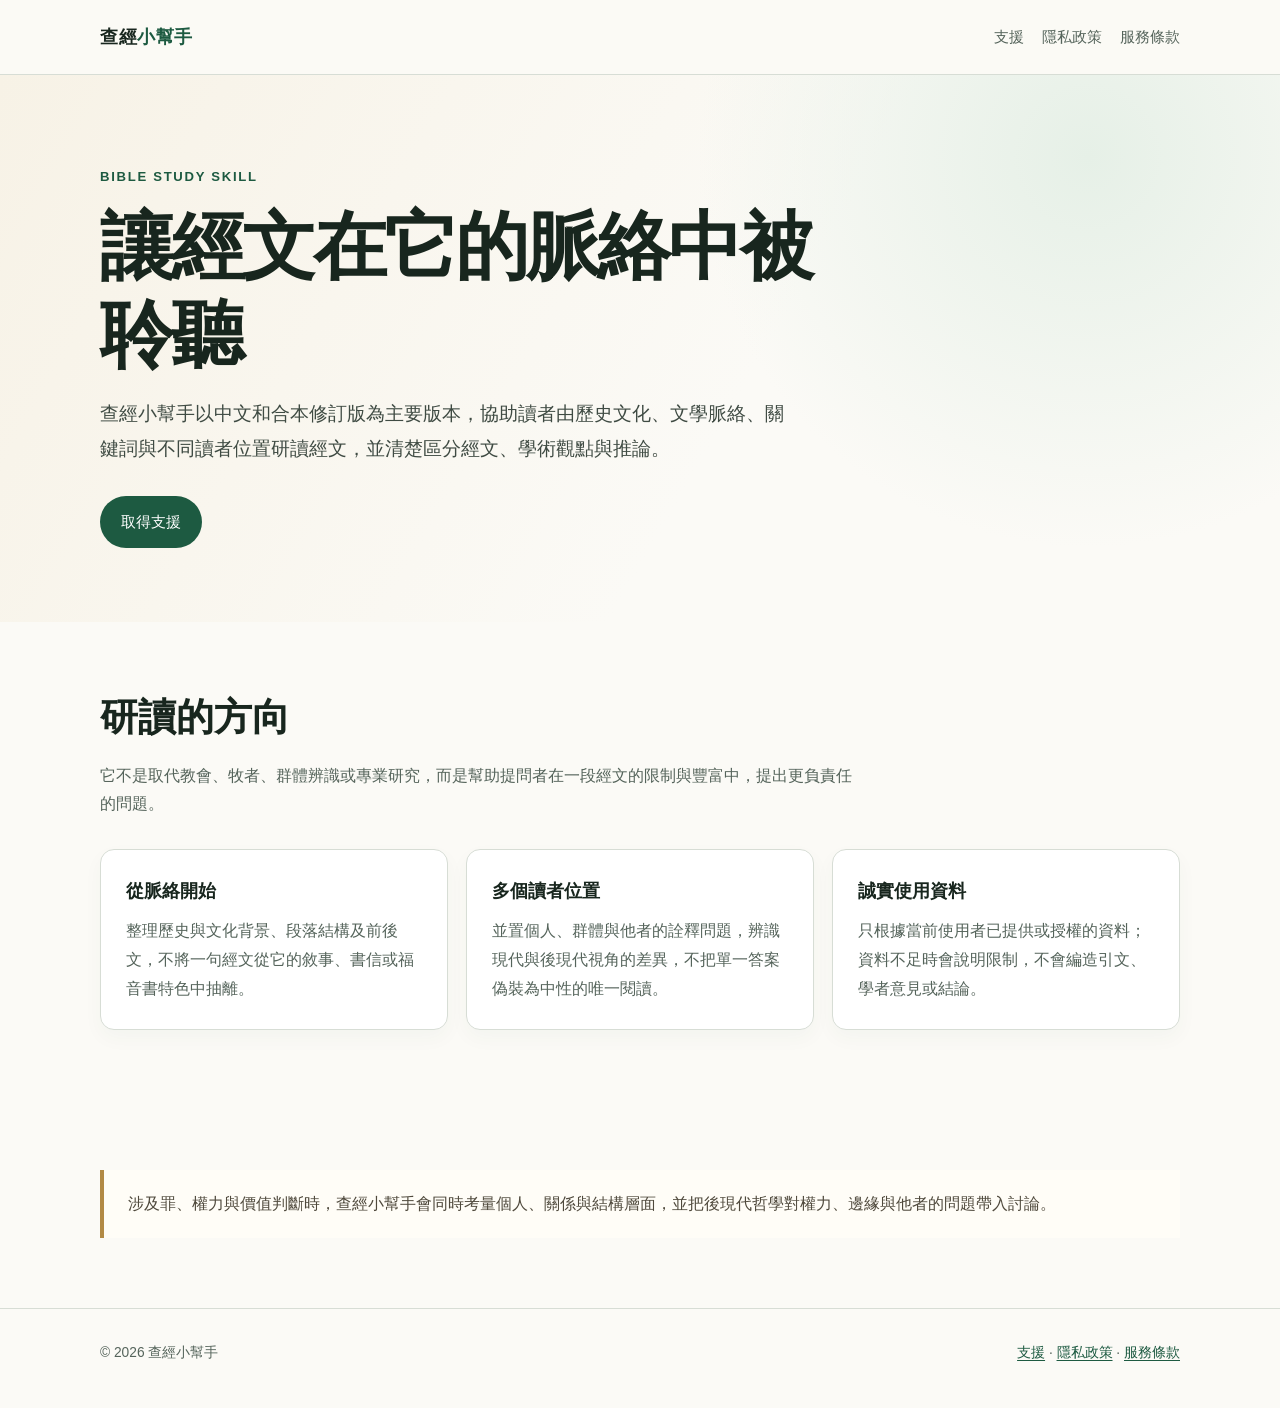
<file: index.html>
<!doctype html>
<html lang="zh-Hant">
<head>
  <meta charset="utf-8">
  <meta name="viewport" content="width=device-width, initial-scale=1">
  <meta name="description" content="查經小幫手：以中文和合本修訂版為主要版本的查經技能型外掛。">
  <title>查經小幫手｜以文本脈絡研讀聖經</title>
  <link rel="stylesheet" href="styles.css">
</head>
<body>
  <header><div class="shell nav"><a class="brand" href="index.html">查經<span>小幫手</span></a><nav aria-label="頁面導覽"><a href="support.html">支援</a><a href="privacy.html">隱私政策</a><a href="terms.html">服務條款</a></nav></div></header>
  <main>
    <section class="hero"><div class="shell"><div class="eyebrow">Bible study skill</div><h1>讓經文在它的脈絡中被聆聽</h1><p class="lede">查經小幫手以中文和合本修訂版為主要版本，協助讀者由歷史文化、文學脈絡、關鍵詞與不同讀者位置研讀經文，並清楚區分經文、學術觀點與推論。</p><a class="button" href="support.html">取得支援</a></div></section>
    <section><div class="shell"><h2>研讀的方向</h2><p class="intro">它不是取代教會、牧者、群體辨識或專業研究，而是幫助提問者在一段經文的限制與豐富中，提出更負責任的問題。</p><div class="grid"><article class="card"><h3>從脈絡開始</h3><p>整理歷史與文化背景、段落結構及前後文，不將一句經文從它的敘事、書信或福音書特色中抽離。</p></article><article class="card"><h3>多個讀者位置</h3><p>並置個人、群體與他者的詮釋問題，辨識現代與後現代視角的差異，不把單一答案偽裝為中性的唯一閱讀。</p></article><article class="card"><h3>誠實使用資料</h3><p>只根據當前使用者已提供或授權的資料；資料不足時會說明限制，不會編造引文、學者意見或結論。</p></article></div></div></section>
    <section><div class="shell note">涉及罪、權力與價值判斷時，查經小幫手會同時考量個人、關係與結構層面，並把後現代哲學對權力、邊緣與他者的問題帶入討論。</div></section>
  </main>
  <footer><div class="shell footer-row"><span>© 2026 查經小幫手</span><span><a href="support.html">支援</a> · <a href="privacy.html">隱私政策</a> · <a href="terms.html">服務條款</a></span></div></footer>
</body>
</html>
</file>
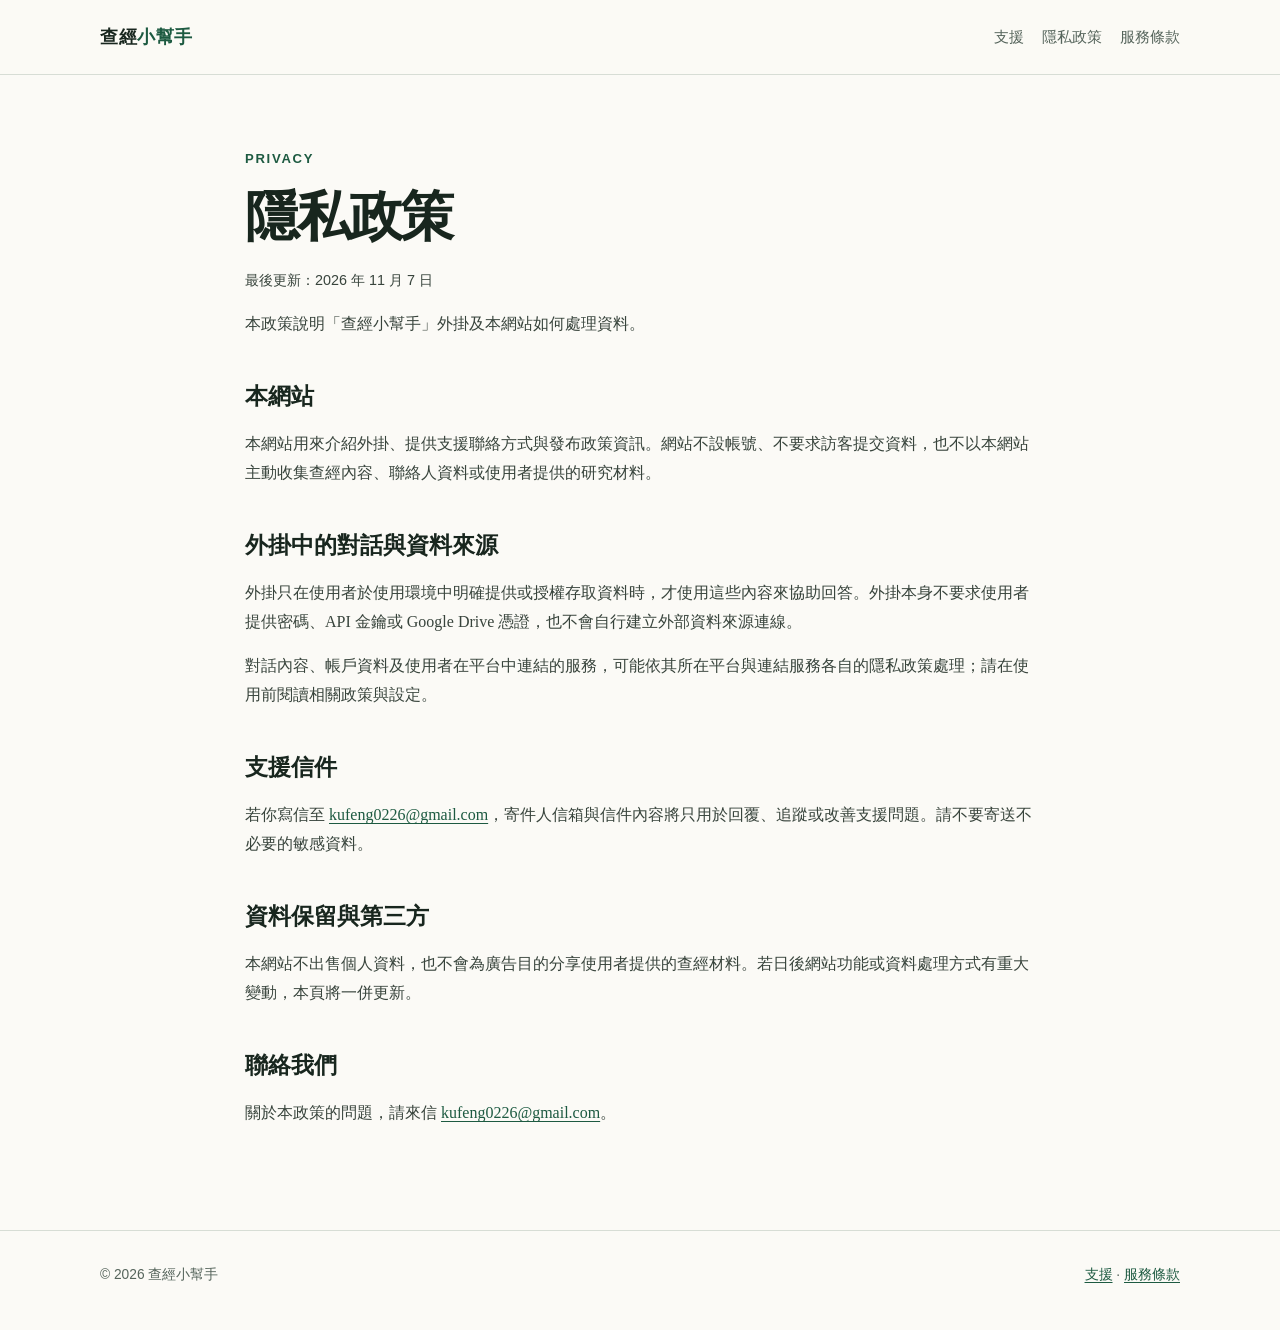
<file: privacy.html>
<!doctype html>
<html lang="zh-Hant"><head><meta charset="utf-8"><meta name="viewport" content="width=device-width, initial-scale=1"><meta name="description" content="查經小幫手隱私政策。"><title>隱私政策｜查經小幫手</title><link rel="stylesheet" href="styles.css"></head><body><header><div class="shell nav"><a class="brand" href="index.html">查經<span>小幫手</span></a><nav aria-label="頁面導覽"><a href="support.html">支援</a><a href="privacy.html">隱私政策</a><a href="terms.html">服務條款</a></nav></div></header><main class="page"><div class="eyebrow">Privacy</div><h1>隱私政策</h1><p class="meta">最後更新：2026 年 11 月 7 日</p><p>本政策說明「查經小幫手」外掛及本網站如何處理資料。</p><h2>本網站</h2><p>本網站用來介紹外掛、提供支援聯絡方式與發布政策資訊。網站不設帳號、不要求訪客提交資料，也不以本網站主動收集查經內容、聯絡人資料或使用者提供的研究材料。</p><h2>外掛中的對話與資料來源</h2><p>外掛只在使用者於使用環境中明確提供或授權存取資料時，才使用這些內容來協助回答。外掛本身不要求使用者提供密碼、API 金鑰或 Google Drive 憑證，也不會自行建立外部資料來源連線。</p><p>對話內容、帳戶資料及使用者在平台中連結的服務，可能依其所在平台與連結服務各自的隱私政策處理；請在使用前閱讀相關政策與設定。</p><h2>支援信件</h2><p>若你寫信至 <a href="mailto:kufeng0226@gmail.com">kufeng0226@gmail.com</a>，寄件人信箱與信件內容將只用於回覆、追蹤或改善支援問題。請不要寄送不必要的敏感資料。</p><h2>資料保留與第三方</h2><p>本網站不出售個人資料，也不會為廣告目的分享使用者提供的查經材料。若日後網站功能或資料處理方式有重大變動，本頁將一併更新。</p><h2>聯絡我們</h2><p>關於本政策的問題，請來信 <a href="mailto:kufeng0226@gmail.com">kufeng0226@gmail.com</a>。</p></main><footer><div class="shell footer-row"><span>© 2026 查經小幫手</span><span><a href="support.html">支援</a> · <a href="terms.html">服務條款</a></span></div></footer></body></html>
</file>
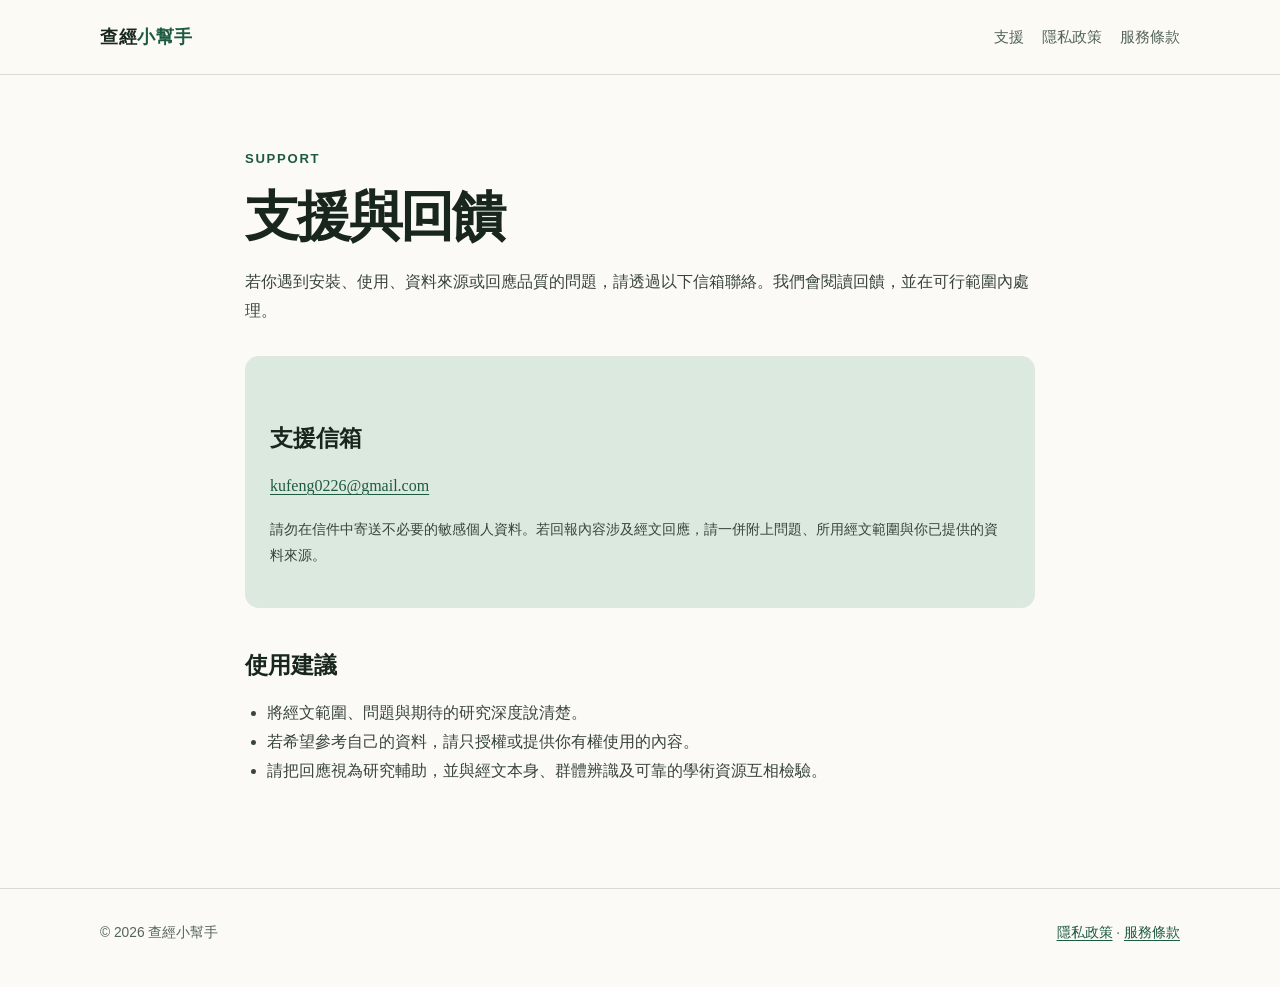
<file: support.html>
<!doctype html>
<html lang="zh-Hant"><head><meta charset="utf-8"><meta name="viewport" content="width=device-width, initial-scale=1"><meta name="description" content="查經小幫手支援資訊。"><title>支援｜查經小幫手</title><link rel="stylesheet" href="styles.css"></head><body><header><div class="shell nav"><a class="brand" href="index.html">查經<span>小幫手</span></a><nav aria-label="頁面導覽"><a href="support.html">支援</a><a href="privacy.html">隱私政策</a><a href="terms.html">服務條款</a></nav></div></header><main class="page"><div class="eyebrow">Support</div><h1>支援與回饋</h1><p>若你遇到安裝、使用、資料來源或回應品質的問題，請透過以下信箱聯絡。我們會閱讀回饋，並在可行範圍內處理。</p><div class="contact"><h2>支援信箱</h2><p><a href="mailto:kufeng0226@gmail.com">kufeng0226@gmail.com</a></p><p class="meta">請勿在信件中寄送不必要的敏感個人資料。若回報內容涉及經文回應，請一併附上問題、所用經文範圍與你已提供的資料來源。</p></div><h2>使用建議</h2><ul><li>將經文範圍、問題與期待的研究深度說清楚。</li><li>若希望參考自己的資料，請只授權或提供你有權使用的內容。</li><li>請把回應視為研究輔助，並與經文本身、群體辨識及可靠的學術資源互相檢驗。</li></ul></main><footer><div class="shell footer-row"><span>© 2026 查經小幫手</span><span><a href="privacy.html">隱私政策</a> · <a href="terms.html">服務條款</a></span></div></footer></body></html>
</file>
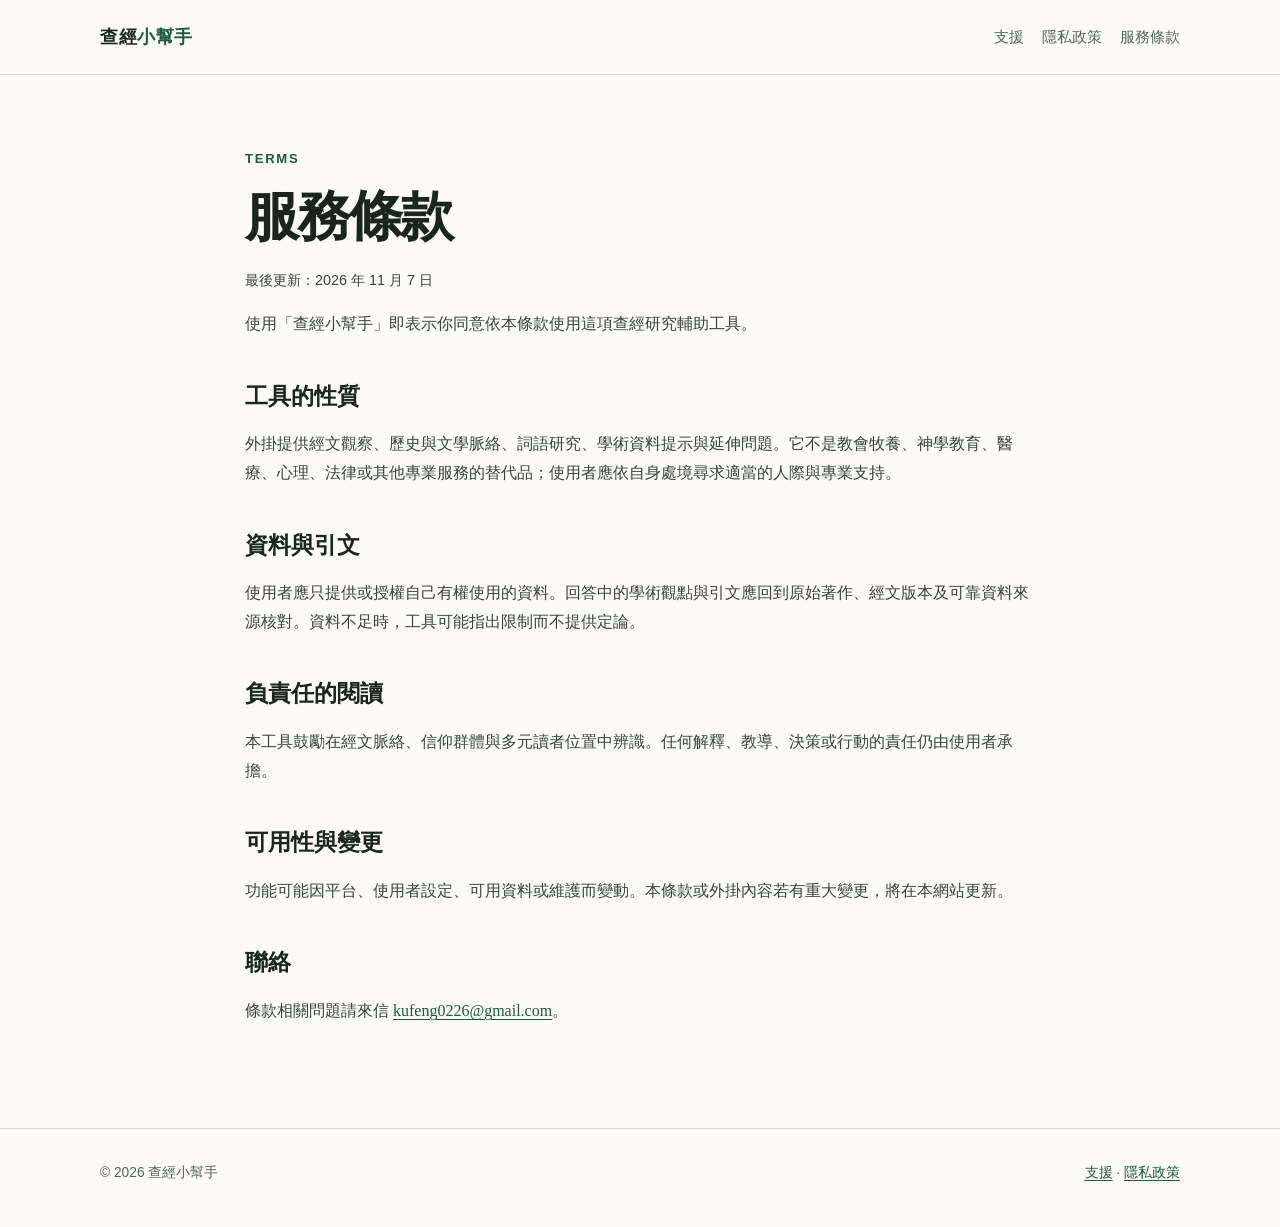
<file: terms.html>
<!doctype html>
<html lang="zh-Hant"><head><meta charset="utf-8"><meta name="viewport" content="width=device-width, initial-scale=1"><meta name="description" content="查經小幫手服務條款。"><title>服務條款｜查經小幫手</title><link rel="stylesheet" href="styles.css"></head><body><header><div class="shell nav"><a class="brand" href="index.html">查經<span>小幫手</span></a><nav aria-label="頁面導覽"><a href="support.html">支援</a><a href="privacy.html">隱私政策</a><a href="terms.html">服務條款</a></nav></div></header><main class="page"><div class="eyebrow">Terms</div><h1>服務條款</h1><p class="meta">最後更新：2026 年 11 月 7 日</p><p>使用「查經小幫手」即表示你同意依本條款使用這項查經研究輔助工具。</p><h2>工具的性質</h2><p>外掛提供經文觀察、歷史與文學脈絡、詞語研究、學術資料提示與延伸問題。它不是教會牧養、神學教育、醫療、心理、法律或其他專業服務的替代品；使用者應依自身處境尋求適當的人際與專業支持。</p><h2>資料與引文</h2><p>使用者應只提供或授權自己有權使用的資料。回答中的學術觀點與引文應回到原始著作、經文版本及可靠資料來源核對。資料不足時，工具可能指出限制而不提供定論。</p><h2>負責任的閱讀</h2><p>本工具鼓勵在經文脈絡、信仰群體與多元讀者位置中辨識。任何解釋、教導、決策或行動的責任仍由使用者承擔。</p><h2>可用性與變更</h2><p>功能可能因平台、使用者設定、可用資料或維護而變動。本條款或外掛內容若有重大變更，將在本網站更新。</p><h2>聯絡</h2><p>條款相關問題請來信 <a href="mailto:kufeng0226@gmail.com">kufeng0226@gmail.com</a>。</p></main><footer><div class="shell footer-row"><span>© 2026 查經小幫手</span><span><a href="support.html">支援</a> · <a href="privacy.html">隱私政策</a></span></div></footer></body></html>
</file>
<file: styles.css>
:root {
  color-scheme: light;
  --ink: #18261e;
  --muted: #55645b;
  --paper: #fbfaf6;
  --pine: #1d5a41;
  --sage: #dce9de;
  --line: #d7ddd5;
  --gold: #b28a45;
}
* { box-sizing: border-box; }
body { margin: 0; background: var(--paper); color: var(--ink); font-family: "Noto Serif TC", "PingFang TC", "Microsoft JhengHei", Georgia, serif; line-height: 1.8; }
a { color: var(--pine); text-underline-offset: 3px; }
.shell { width: min(1080px, calc(100% - 40px)); margin: auto; }
header { border-bottom: 1px solid var(--line); background: rgba(251,250,246,.95); }
.nav { min-height: 74px; display: flex; align-items: center; justify-content: space-between; gap: 24px; }
.brand { color: var(--ink); font-weight: 700; font-size: 1.12rem; text-decoration: none; letter-spacing: .03em; }
.brand span { color: var(--pine); }
nav { display: flex; flex-wrap: wrap; gap: 18px; font-family: "Noto Sans TC", "Microsoft JhengHei", sans-serif; font-size: .92rem; }
nav a { text-decoration: none; color: var(--muted); }
nav a:hover, nav a:focus { color: var(--pine); }
.hero { padding: 90px 0 74px; background: radial-gradient(circle at 85% 15%, #e6f0e7 0, transparent 33%), linear-gradient(120deg, #f7f2e6, var(--paper) 58%); }
.eyebrow { color: var(--pine); font-family: "Noto Sans TC", "Microsoft JhengHei", sans-serif; font-size: .82rem; font-weight: 700; letter-spacing: .13em; text-transform: uppercase; }
h1 { max-width: 780px; margin: 14px 0 18px; font-size: clamp(2.15rem, 6vw, 4.6rem); line-height: 1.2; letter-spacing: -.04em; }
.lede { max-width: 700px; margin: 0; color: #3f4b43; font-size: 1.2rem; }
.button { display: inline-block; margin-top: 30px; padding: 12px 21px; border-radius: 999px; background: var(--pine); color: white; text-decoration: none; font-family: "Noto Sans TC", "Microsoft JhengHei", sans-serif; font-size: .95rem; }
.button:hover { background: #12442f; }
section { padding: 70px 0; }
h2 { margin: 0 0 18px; font-size: clamp(1.65rem, 3vw, 2.4rem); line-height: 1.35; }
h3 { margin: 0 0 9px; font-size: 1.15rem; }
.intro { max-width: 760px; color: var(--muted); }
.grid { display: grid; grid-template-columns: repeat(3, 1fr); gap: 18px; margin-top: 30px; }
.card { padding: 25px; border: 1px solid var(--line); border-radius: 14px; background: #fff; box-shadow: 0 8px 20px rgba(29,90,65,.035); }
.card p { margin: 0; color: var(--muted); }
.note { border-left: 4px solid var(--gold); padding: 20px 24px; background: #fffdf7; color: #4f493c; }
.page { width: min(790px, calc(100% - 40px)); margin: 0 auto; padding: 72px 0 86px; }
.page h1 { font-size: clamp(2rem, 5vw, 3.4rem); }
.page h2 { margin-top: 42px; font-size: 1.45rem; }
.page p, .page li { color: #38443c; }
.page ul { padding-left: 1.35rem; }
.meta { color: var(--muted); font-family: "Noto Sans TC", "Microsoft JhengHei", sans-serif; font-size: .9rem; }
.contact { margin-top: 30px; padding: 25px; border-radius: 14px; background: var(--sage); }
footer { border-top: 1px solid var(--line); padding: 32px 0 42px; color: var(--muted); font-family: "Noto Sans TC", "Microsoft JhengHei", sans-serif; font-size: .86rem; }
.footer-row { display: flex; justify-content: space-between; flex-wrap: wrap; gap: 12px; }
@media (max-width: 700px) { .nav { padding: 14px 0; align-items: flex-start; flex-direction: column; gap: 6px; } .grid { grid-template-columns: 1fr; } .hero { padding: 64px 0 54px; } }
</file>
